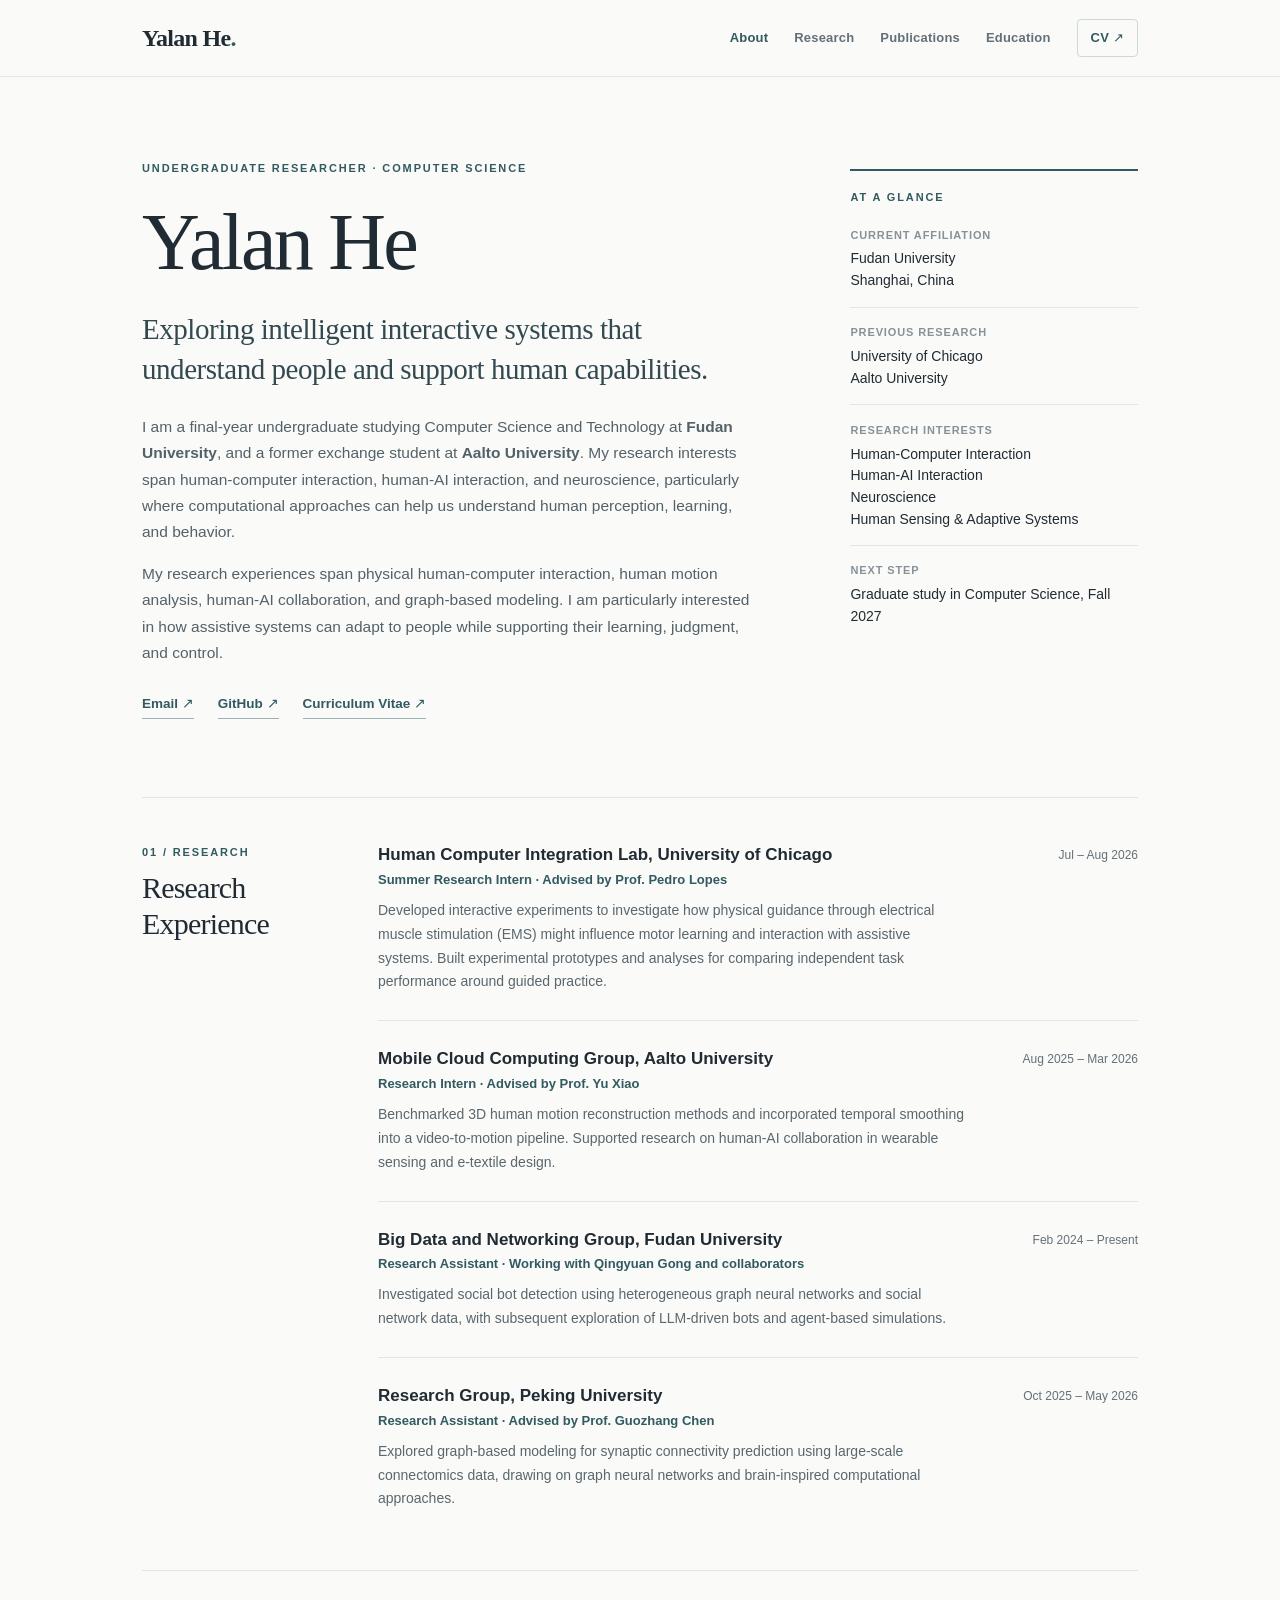
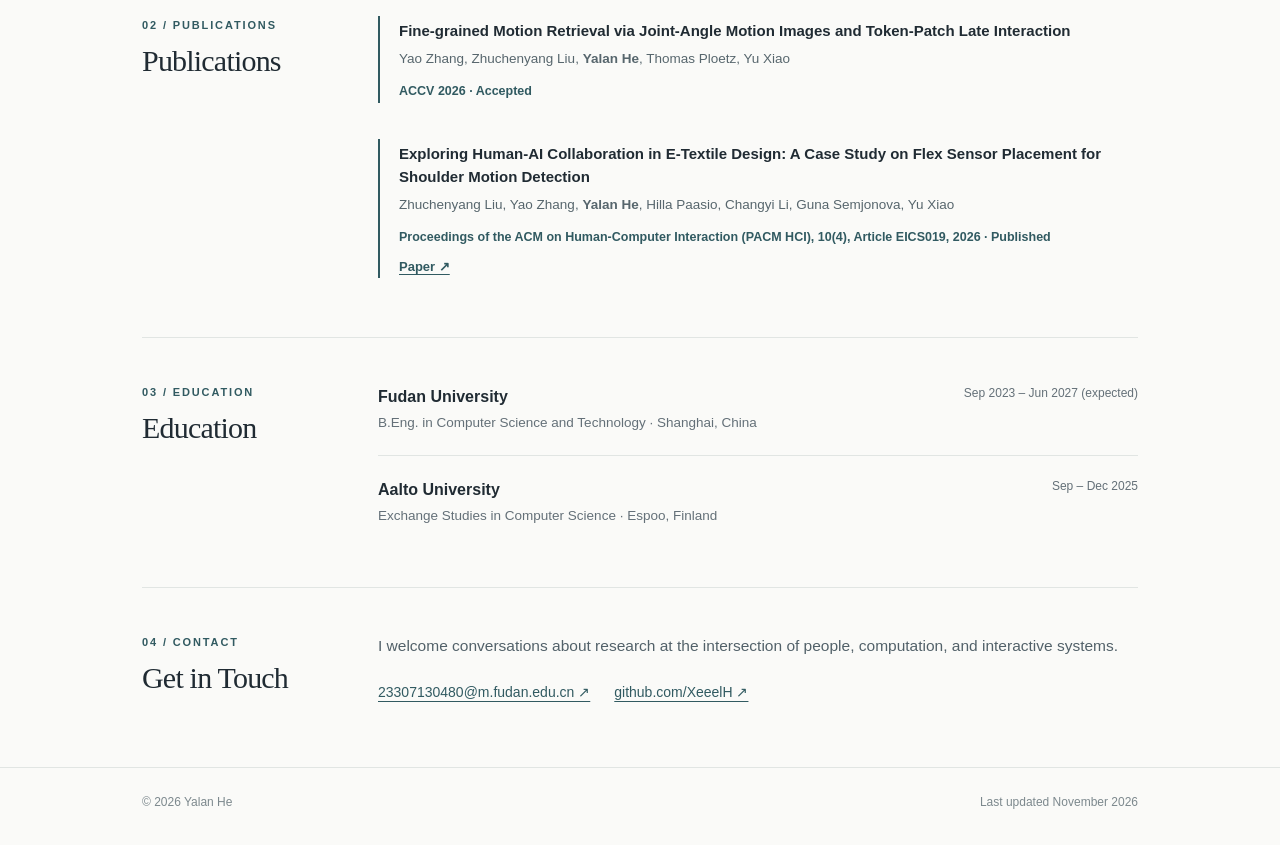
<file: index.html>
<!doctype html>
<html lang="en">
<head>
  <meta charset="utf-8">
  <meta name="viewport" content="width=device-width, initial-scale=1">
  <meta name="description" content="Yalan He is an undergraduate researcher in Computer Science at Fudan University, interested in human-computer interaction, human-AI interaction, and neuroscience.">
  <meta name="theme-color" content="#fafaf8">
  <title>Yalan He | Academic Homepage</title>
  <link rel="stylesheet" href="styles.css">
</head>
<body>
  <header class="site-header">
    <div class="header-inner">
      <a class="brand" href="index.html" aria-label="Yalan He home">Yalan He<span>.</span></a>
      <nav class="site-nav" aria-label="Main navigation">
        <a href="#about" aria-current="page">About</a>
        <a href="#research">Research</a>
        <a href="#publications">Publications</a>
        <a href="#education">Education</a>
        <a class="nav-cv" href="cv.pdf" target="_blank" rel="noopener noreferrer">CV ↗</a>
      </nav>
    </div>
  </header>

  <main class="page-shell">
    <section id="about" class="hero" aria-labelledby="name-heading">
      <div class="hero-copy">
        <p class="eyebrow">Undergraduate Researcher · Computer Science</p>
        <h1 id="name-heading">Yalan He</h1>
        <p class="hero-lead">Exploring intelligent interactive systems that understand people and support human capabilities.</p>
        <p class="body-copy">I am a final-year undergraduate studying Computer Science and Technology at <strong>Fudan University</strong>, and a former exchange student at <strong>Aalto University</strong>. My research interests span human-computer interaction, human-AI interaction, and neuroscience, particularly where computational approaches can help us understand human perception, learning, and behavior.</p>
        <p class="body-copy">My research experiences span physical human-computer interaction, human motion analysis, human-AI collaboration, and graph-based modeling. I am particularly interested in how assistive systems can adapt to people while supporting their learning, judgment, and control.</p>
        <div class="quick-links">
          <a href="mailto:23307130480@m.fudan.edu.cn">Email</a>
          <a href="https://github.com/XeeelH" target="_blank" rel="noopener noreferrer">GitHub</a>
          <a href="cv.pdf" target="_blank" rel="noopener noreferrer">Curriculum Vitae</a>
        </div>
      </div>
      <aside class="hero-aside" aria-label="Profile at a glance">
        <p class="small-label">At a glance</p>
        <dl class="profile-fact"><dt>Current affiliation</dt><dd>Fudan University<br>Shanghai, China</dd></dl>
        <dl class="profile-fact"><dt>Previous research</dt><dd>University of Chicago<br>Aalto University</dd></dl>
        <dl class="profile-fact"><dt>Research interests</dt><dd>Human-Computer Interaction<br>Human-AI Interaction<br>Neuroscience<br>Human Sensing &amp; Adaptive Systems</dd></dl>
        <dl class="profile-fact"><dt>Next step</dt><dd>Graduate study in Computer Science, Fall 2027</dd></dl>
      </aside>
    </section>

    <section id="research" class="content-section" aria-labelledby="research-heading">
      <div><p class="section-number section-kicker">01 / Research</p><h2 id="research-heading" class="section-title">Research<br>Experience</h2></div>
      <div class="section-content">
        <article class="experience-item">
          <div>
            <h3 class="item-title">Human Computer Integration Lab, University of Chicago</h3>
            <p class="item-subtitle">Summer Research Intern · Advised by Prof. Pedro Lopes</p>
            <p class="item-description">Developed interactive experiments to investigate how physical guidance through electrical muscle stimulation (EMS) might influence motor learning and interaction with assistive systems. Built experimental prototypes and analyses for comparing independent task performance around guided practice.</p>
          </div>
          <time class="item-date" datetime="2026-07">Jul – Aug 2026</time>
        </article>
        <article class="experience-item">
          <div>
            <h3 class="item-title">Mobile Cloud Computing Group, Aalto University</h3>
            <p class="item-subtitle">Research Intern · Advised by Prof. Yu Xiao</p>
            <p class="item-description">Benchmarked 3D human motion reconstruction methods and incorporated temporal smoothing into a video-to-motion pipeline. Supported research on human-AI collaboration in wearable sensing and e-textile design.</p>
          </div>
          <time class="item-date" datetime="2025-08">Aug 2025 – Mar 2026</time>
        </article>
        <article class="experience-item">
          <div>
            <h3 class="item-title">Big Data and Networking Group, Fudan University</h3>
            <p class="item-subtitle">Research Assistant · Working with Qingyuan Gong and collaborators</p>
            <p class="item-description">Investigated social bot detection using heterogeneous graph neural networks and social network data, with subsequent exploration of LLM-driven bots and agent-based simulations.</p>
          </div>
          <time class="item-date" datetime="2024-02">Feb 2024 – Present</time>
        </article>
        <article class="experience-item">
          <div>
            <h3 class="item-title">Research Group, Peking University</h3>
            <p class="item-subtitle">Research Assistant · Advised by Prof. Guozhang Chen</p>
            <p class="item-description">Explored graph-based modeling for synaptic connectivity prediction using large-scale connectomics data, drawing on graph neural networks and brain-inspired computational approaches.</p>
          </div>
          <time class="item-date" datetime="2025-10">Oct 2025 – May 2026</time>
        </article>
      </div>
    </section>

    <section id="publications" class="content-section" aria-labelledby="publications-heading">
      <div><p class="section-number section-kicker">02 / Publications</p><h2 id="publications-heading" class="section-title">Publications</h2></div>
      <div class="section-content">
        <article class="publication">
          <p class="publication-title">Fine-grained Motion Retrieval via Joint-Angle Motion Images and Token-Patch Late Interaction</p>
          <p class="publication-authors">Yao Zhang, Zhuchenyang Liu, <strong>Yalan He</strong>, Thomas Ploetz, Yu Xiao</p>
          <span class="publication-venue">ACCV 2026 · Accepted</span>
        </article>
        <article class="publication">
          <p class="publication-title">Exploring Human-AI Collaboration in E-Textile Design: A Case Study on Flex Sensor Placement for Shoulder Motion Detection</p>
          <p class="publication-authors">Zhuchenyang Liu, Yao Zhang, <strong>Yalan He</strong>, Hilla Paasio, Changyi Li, Guna Semjonova, Yu Xiao</p>
          <span class="publication-venue">Proceedings of the ACM on Human-Computer Interaction (PACM HCI), 10(4), Article EICS019, 2026 · Published</span>
          <p class="publication-link"><a href="https://doi.org/10.1145/3816771" target="_blank" rel="noopener noreferrer">Paper ↗</a></p>
        </article>
      </div>
    </section>

    <section id="education" class="content-section" aria-labelledby="education-heading">
      <div><p class="section-number section-kicker">03 / Education</p><h2 id="education-heading" class="section-title">Education</h2></div>
      <div class="section-content">
        <article class="education-item">
          <div><h3>Fudan University</h3><p>B.Eng. in Computer Science and Technology · Shanghai, China</p></div>
          <time datetime="2023-09">Sep 2023 – Jun 2027 (expected)</time>
        </article>
        <article class="education-item">
          <div><h3>Aalto University</h3><p>Exchange Studies in Computer Science · Espoo, Finland</p></div>
          <time datetime="2025-09">Sep – Dec 2025</time>
        </article>
      </div>
    </section>

    <section id="contact" class="content-section" aria-labelledby="contact-heading">
      <div><p class="section-number section-kicker">04 / Contact</p><h2 id="contact-heading" class="section-title">Get in Touch</h2></div>
      <div class="section-content contact-content">
        <p>I welcome conversations about research at the intersection of people, computation, and interactive systems.</p>
        <div class="contact-links"><a href="mailto:23307130480@m.fudan.edu.cn">23307130480@m.fudan.edu.cn ↗</a><a href="https://github.com/XeeelH" target="_blank" rel="noopener noreferrer">github.com/XeeelH ↗</a></div>
      </div>
    </section>
  </main>

  <footer class="site-footer"><div class="footer-inner"><span>© 2026 Yalan He</span><span>Last updated November 2026</span></div></footer>
</body>
</html>
</file>
<file: styles.css>
:root {
  --bg: #fafaf8;
  --paper: #ffffff;
  --ink: #202b33;
  --muted: #647078;
  --accent: #315a61;
  --accent-soft: #e9f0ef;
  --line: #e1e5e3;
  --serif: Georgia, 'Times New Roman', serif;
  --sans: -apple-system, BlinkMacSystemFont, 'Segoe UI', Helvetica, Arial, sans-serif;
}

*, *::before, *::after { box-sizing: border-box; }
html { scroll-behavior: smooth; }
body {
  margin: 0;
  color: var(--ink);
  background: var(--bg);
  font-family: var(--sans);
  font-size: 15.5px;
  line-height: 1.7;
  -webkit-font-smoothing: antialiased;
}
a { color: var(--accent); text-decoration-thickness: 1px; text-underline-offset: 4px; }
a:hover { color: #173f45; }
a:focus-visible { outline: 3px solid #92aeb0; outline-offset: 4px; border-radius: 2px; }
strong { font-weight: 650; }
.site-header { border-bottom: 1px solid var(--line); background: rgba(250,250,248,.98); }
.header-inner { max-width: 1080px; min-height: 76px; padding: 0 42px; margin: 0 auto; display: flex; align-items: center; justify-content: space-between; gap: 24px; }
.brand { color: var(--ink); font-family: var(--serif); font-weight: 700; font-size: 24px; text-decoration: none; letter-spacing: -.7px; white-space: nowrap; }
.brand span { color: var(--accent); }
.site-nav { display: flex; align-items: center; flex-wrap: wrap; gap: 26px; }
.site-nav a { text-decoration: none; color: var(--muted); font-size: 13px; font-weight: 550; letter-spacing: .015em; white-space: nowrap; }
.site-nav a:hover, .site-nav a[aria-current='page'] { color: var(--accent); }
.site-nav a.nav-cv { padding: 7px 13px; border: 1px solid #cbd9d8; border-radius: 4px; color: var(--accent); }
.site-nav a.nav-cv:hover { background: var(--accent-soft); }
.page-shell { max-width: 1080px; margin: 0 auto; padding: 0 42px; }
.hero { display: grid; grid-template-columns: minmax(0, 1.65fr) minmax(245px, .78fr); gap: clamp(35px, 8vw, 100px); padding: 82px 0 78px; align-items: start; }
.eyebrow, .section-number, .small-label { text-transform: uppercase; color: var(--accent); font-size: 11px; font-weight: 700; letter-spacing: .17em; }
.eyebrow { margin: 0 0 21px; }
h1, h2, h3, p { margin-top: 0; }
h1 { font-family: var(--serif); letter-spacing: -2.8px; font-weight: 500; font-size: clamp(54px, 7.1vw, 80px); line-height: 1.08; margin: 0 0 24px; }
.hero-lead { font-family: var(--serif); font-size: clamp(22px, 2.6vw, 29px); line-height: 1.38; letter-spacing: -.45px; max-width: 630px; color: #324950; margin: 0 0 25px; }
.hero p.body-copy { color: #536168; max-width: 635px; margin: 0 0 15px; }
.quick-links { display: flex; flex-wrap: wrap; gap: 10px 24px; margin-top: 27px; }
.quick-links a { font-size: 13.5px; font-weight: 600; text-decoration: none; border-bottom: 1px solid #9db1b4; padding-bottom: 2px; }
.quick-links a::after { content: ' ↗'; font-weight: 400; }
.hero-aside { border-top: 2px solid var(--accent); padding-top: 17px; margin-top: 10px; }
.hero-aside .small-label { margin-bottom: 19px; }
.profile-fact { border-bottom: 1px solid var(--line); padding: 0 0 15px; margin-bottom: 15px; }
.profile-fact:last-child { border: 0; margin: 0; padding: 0; }
.profile-fact dt { font-size: 11px; font-weight: 650; text-transform: uppercase; letter-spacing: .08em; color: #879198; margin-bottom: 4px; }
.profile-fact dd { font-size: 14px; margin: 0; line-height: 1.55; }
.content-section { display: grid; grid-template-columns: 210px minmax(0, 1fr); gap: 26px; border-top: 1px solid var(--line); padding: 45px 0 59px; scroll-margin-top: 30px; }
.section-title { margin: 3px 0 0; font-family: var(--serif); font-weight: 500; font-size: 30px; line-height: 1.22; letter-spacing: -.8px; }
.section-kicker { margin: 0 0 8px; }
.section-content { min-width: 0; }
.experience-item { display: grid; grid-template-columns: minmax(0, 1fr) 145px; gap: 24px; padding: 0 0 26px; margin: 0 0 26px; border-bottom: 1px solid var(--line); }
.experience-item:last-child { border: 0; padding-bottom: 0; margin-bottom: 0; }
.item-title { font-size: 17px; font-weight: 650; color: var(--ink); margin-bottom: 2px; line-height: 1.4; }
.item-subtitle { color: var(--accent); font-weight: 600; font-size: 13px; margin: 0 0 7px; }
.item-description { color: #59676e; margin: 8px 0 0; font-size: 14px; line-height: 1.7; }
.item-date { text-align: right; font-size: 12px; color: var(--muted); line-height: 1.6; white-space: nowrap; padding-top: 3px; }
.publication { padding: 3px 0 0 19px; border-left: 2px solid var(--accent); display: flow-root; }
.publication + .publication { margin-top: 36px; }
.publication-link { margin: 7px 0 0; font-size: 13px; font-weight: 600; }
.publication-link a { color: var(--accent); text-underline-offset: 3px; }
.publication-title { font-weight: 650; font-size: 15px; line-height: 1.56; margin-bottom: 5px; }
.publication-authors { color: #57666d; font-size: 13.5px; margin-bottom: 6px; }
.publication-venue { display: inline-block; color: var(--accent); font-size: 12.5px; font-weight: 650; }
.mini-note { font-size: 12.5px; color: #7b878d; margin: 18px 0 0; }
.education-item { display: flex; justify-content: space-between; gap: 18px; padding-bottom: 20px; margin-bottom: 20px; border-bottom: 1px solid var(--line); }
.education-item:last-child { border: 0; margin-bottom: 0; padding-bottom: 0; }
.education-item h3 { font-size: 16px; font-weight: 650; margin: 0 0 2px; }
.education-item p { font-size: 13.5px; color: var(--muted); margin: 0; }
.education-item time { font-size: 12px; color: var(--muted); white-space: nowrap; }
.contact-content { color: #526169; }
.contact-content p { margin-bottom: 12px; }
.contact-links { display: flex; flex-wrap: wrap; gap: 12px 24px; margin-top: 21px; font-size: 14px; }
.site-footer { border-top: 1px solid var(--line); margin-top: 4px; }
.footer-inner { max-width: 1080px; margin: 0 auto; padding: 24px 42px 32px; display: flex; justify-content: space-between; gap: 12px; color: #7c888d; font-size: 12px; }
.footer-inner a { text-decoration: none; color: #66777b; }

@media (max-width: 820px) {
 .header-inner, .page-shell, .footer-inner { padding-left: 25px; padding-right: 25px; }
 .hero { grid-template-columns: 1fr; gap: 35px; padding-top: 60px; padding-bottom: 55px; }
 .hero-aside { margin-top: 0; display: grid; grid-template-columns: repeat(2, 1fr); gap: 5px 24px; }
 .hero-aside .small-label { grid-column: 1/-1; margin-bottom: 6px; }
 .content-section { grid-template-columns: 155px minmax(0, 1fr); }
 .site-nav { gap: 14px; }
}
@media (max-width: 600px) {
 .header-inner { align-items: flex-start; gap: 11px; flex-direction: column; padding-top: 17px; padding-bottom: 16px; }
 .brand { font-size: 22px; }
 .site-nav { gap: 10px 19px; }
 .site-nav a { font-size: 12px; }
 .page-shell, .header-inner, .footer-inner { padding-left: 20px; padding-right: 20px; }
 .hero { padding-top: 45px; }
 h1 { letter-spacing: -1.9px; }
 .hero-aside { grid-template-columns: 1fr; }
 .content-section { grid-template-columns: 1fr; gap: 23px; padding: 36px 0 43px; }
 .section-title { font-size: 27px; }
 .experience-item { grid-template-columns: 1fr; gap: 2px; }
 .item-date { grid-row: 1; text-align: left; padding: 0; margin-bottom: 8px; }
 .education-item { display: block; }
 .education-item time { display: block; padding-top: 6px; }
 .footer-inner { flex-direction: column; }
}
@media (prefers-reduced-motion: reduce) { html { scroll-behavior: auto; } }
</file>
